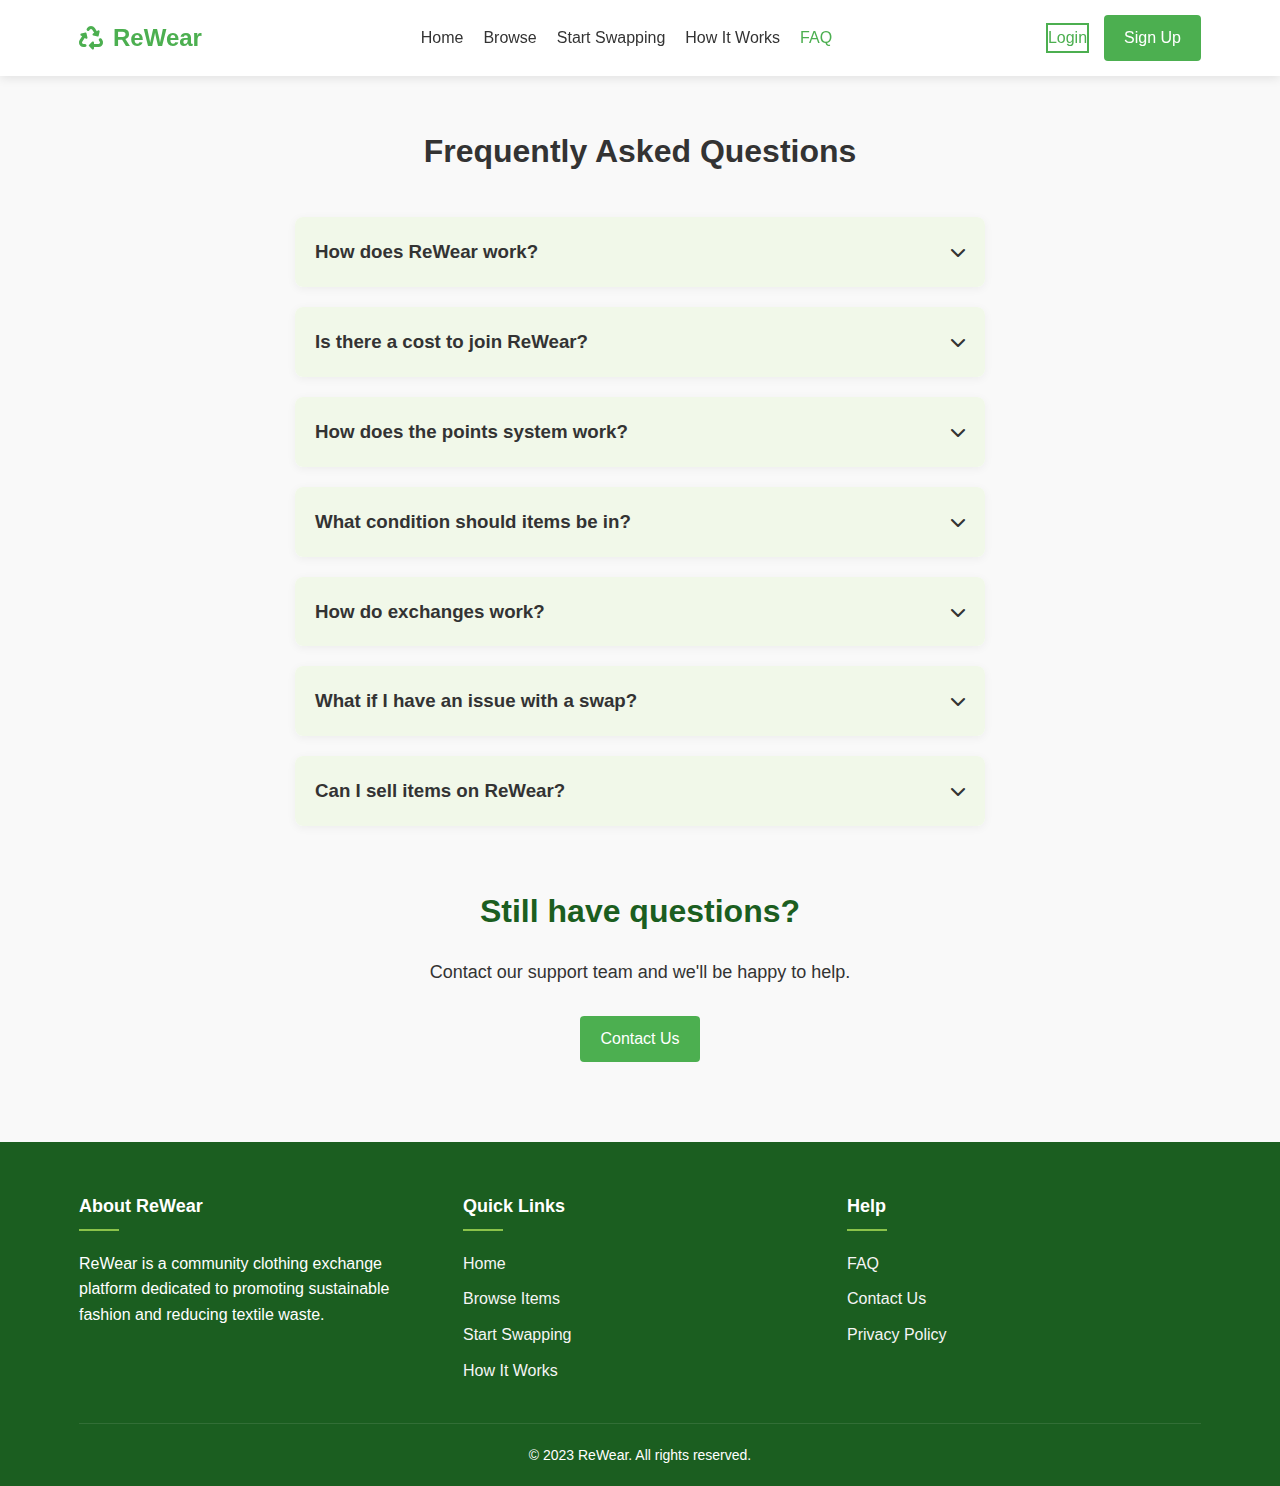
<file: faq.html>
<!DOCTYPE html>
<html lang="en">
<head>
    <meta charset="UTF-8">
    <meta name="viewport" content="width=device-width, initial-scale=1.0">
    <title>FAQ | ReWear</title>
    <link rel="stylesheet" href="https://cdnjs.cloudflare.com/ajax/libs/font-awesome/6.0.0-beta3/css/all.min.css">
    <link rel="stylesheet" href="style.css">
</head>
<body>
    <!-- Header -->
    <header>
        <div class="container">
            <nav>
                <a href="index.html" class="logo">
                    <i class="fas fa-recycle"></i>
                    ReWear
                </a>
                <ul class="nav-links">
                    <li><a href="index.html">Home</a></li>
                    <li><a href="browse.html">Browse</a></li>
                    <li><a href="start-swapping.html">Start Swapping</a></li>
                    <li><a href="how-it-works.html">How It Works</a></li>
                    <li><a href="faq.html" class="active">FAQ</a></li>
                </ul>
                <div class="user-actions">
                    <a href="login.html" class="btn-outline">Login</a>
                    <a href="signup.html" class="btn">Sign Up</a>
                </div>
            </nav>
        </div>
    </header>

    <!-- FAQ Content -->
    <section class="faq-container">
        <div class="container">
            <h1 style="text-align: center; margin-bottom: 40px;">Frequently Asked Questions</h1>
            
            <div class="faq-item">
                <div class="faq-question">
                    <h3>How does ReWear work?</h3>
                    <i class="fas fa-chevron-down"></i>
                </div>
                <div class="faq-answer">
                    <p>ReWear is a community clothing exchange platform where members can list items they no longer wear and swap them with other members. You can either arrange direct swaps (trading one item for another) or use our points system to redeem items.</p>
                </div>
            </div>
            
            <div class="faq-item">
                <div class="faq-question">
                    <h3>Is there a cost to join ReWear?</h3>
                    <i class="fas fa-chevron-down"></i>
                </div>
                <div class="faq-answer">
                    <p>No, creating an account and listing items is completely free. We may offer premium features in the future, but the basic swapping functionality will always remain free.</p>
                </div>
            </div>
            
            <div class="faq-item">
                <div class="faq-question">
                    <h3>How does the points system work?</h3>
                    <i class="fas fa-chevron-down"></i>
                </div>
                <div class="faq-answer">
                    <p>When you list an item, you assign it a point value. When another member selects your item, you earn those points. You can then use your points to redeem other items in the community. Points help facilitate swaps between items of different values.</p>
                </div>
            </div>
            
            <div class="faq-item">
                <div class="faq-question">
                    <h3>What condition should items be in?</h3>
                    <i class="fas fa-chevron-down"></i>
                </div>
                <div class="faq-answer">
                    <p>All items should be in good, wearable condition with no major flaws. We encourage listing items you would be happy to receive yourself. Items should be clean and free from odors, stains, or damage.</p>
                </div>
            </div>
            
            <div class="faq-item">
                <div class="faq-question">
                    <h3>How do exchanges work?</h3>
                    <i class="fas fa-chevron-down"></i>
                </div>
                <div class="faq-answer">
                    <p>Members can arrange to meet locally for exchanges or ship items to each other. For shipped items, we recommend using tracking and keeping records of the exchange. The platform helps facilitate communication between members to arrange the details.</p>
                </div>
            </div>
            
            <div class="faq-item">
                <div class="faq-question">
                    <h3>What if I have an issue with a swap?</h3>
                    <i class="fas fa-chevron-down"></i>
                </div>
                <div class="faq-answer">
                    <p>We encourage members to communicate directly to resolve any issues. If you're unable to resolve the issue, you can report it to our support team through the app. We may mediate disputes and take action against members who violate our community guidelines.</p>
                </div>
            </div>
            
            <div class="faq-item">
                <div class="faq-question">
                    <h3>Can I sell items on ReWear?</h3>
                    <i class="fas fa-chevron-down"></i>
                </div>
                <div class="faq-answer">
                    <p>No, ReWear is strictly for swapping and exchanging items. We do not allow cash transactions or sales through the platform. The focus is on sustainable fashion exchange rather than commerce.</p>
                </div>
            </div>
            
            <div class="cta-section" style="margin-top: 60px; text-align: center;">
                <h2>Still have questions?</h2>
                <p>Contact our support team and we'll be happy to help.</p>
                <a href="contact.html" class="btn">Contact Us</a>
            </div>
        </div>
    </section>

    <!-- Footer -->
    <footer>
        <div class="container">
            <div class="footer-content">
                <div class="footer-column">
                    <h3>About ReWear</h3>
                    <p>ReWear is a community clothing exchange platform dedicated to promoting sustainable fashion and reducing textile waste.</p>
                </div>
                <div class="footer-column">
                    <h3>Quick Links</h3>
                    <ul class="footer-links">
                        <li><a href="index.html">Home</a></li>
                        <li><a href="browse.html">Browse Items</a></li>
                        <li><a href="start-swapping.html">Start Swapping</a></li>
                        <li><a href="how-it-works.html">How It Works</a></li>
                    </ul>
                </div>
                <div class="footer-column">
                    <h3>Help</h3>
                    <ul class="footer-links">
                        <li><a href="faq.html">FAQ</a></li>
                        <li><a href="contact.html">Contact Us</a></li>
                        <li><a href="privacy.html">Privacy Policy</a></li>
                    </ul>
                </div>
            </div>
            <div class="copyright">
                <p>&copy; 2023 ReWear. All rights reserved.</p>
            </div>
        </div>
    </footer>

    <script>
        // FAQ accordion functionality
        document.addEventListener('DOMContentLoaded', function() {
            const faqQuestions = document.querySelectorAll('.faq-question');
            
            faqQuestions.forEach(question => {
                question.addEventListener('click', function() {
                    const answer = this.nextElementSibling;
                    const icon = this.querySelector('i');
                    
                    // Toggle answer visibility
                    answer.classList.toggle('show');
                    
                    // Rotate icon
                    if (answer.classList.contains('show')) {
                        icon.style.transform = 'rotate(180deg)';
                    } else {
                        icon.style.transform = 'rotate(0deg)';
                    }
                });
            });
        });
    </script>
</body>
</html>
</file>
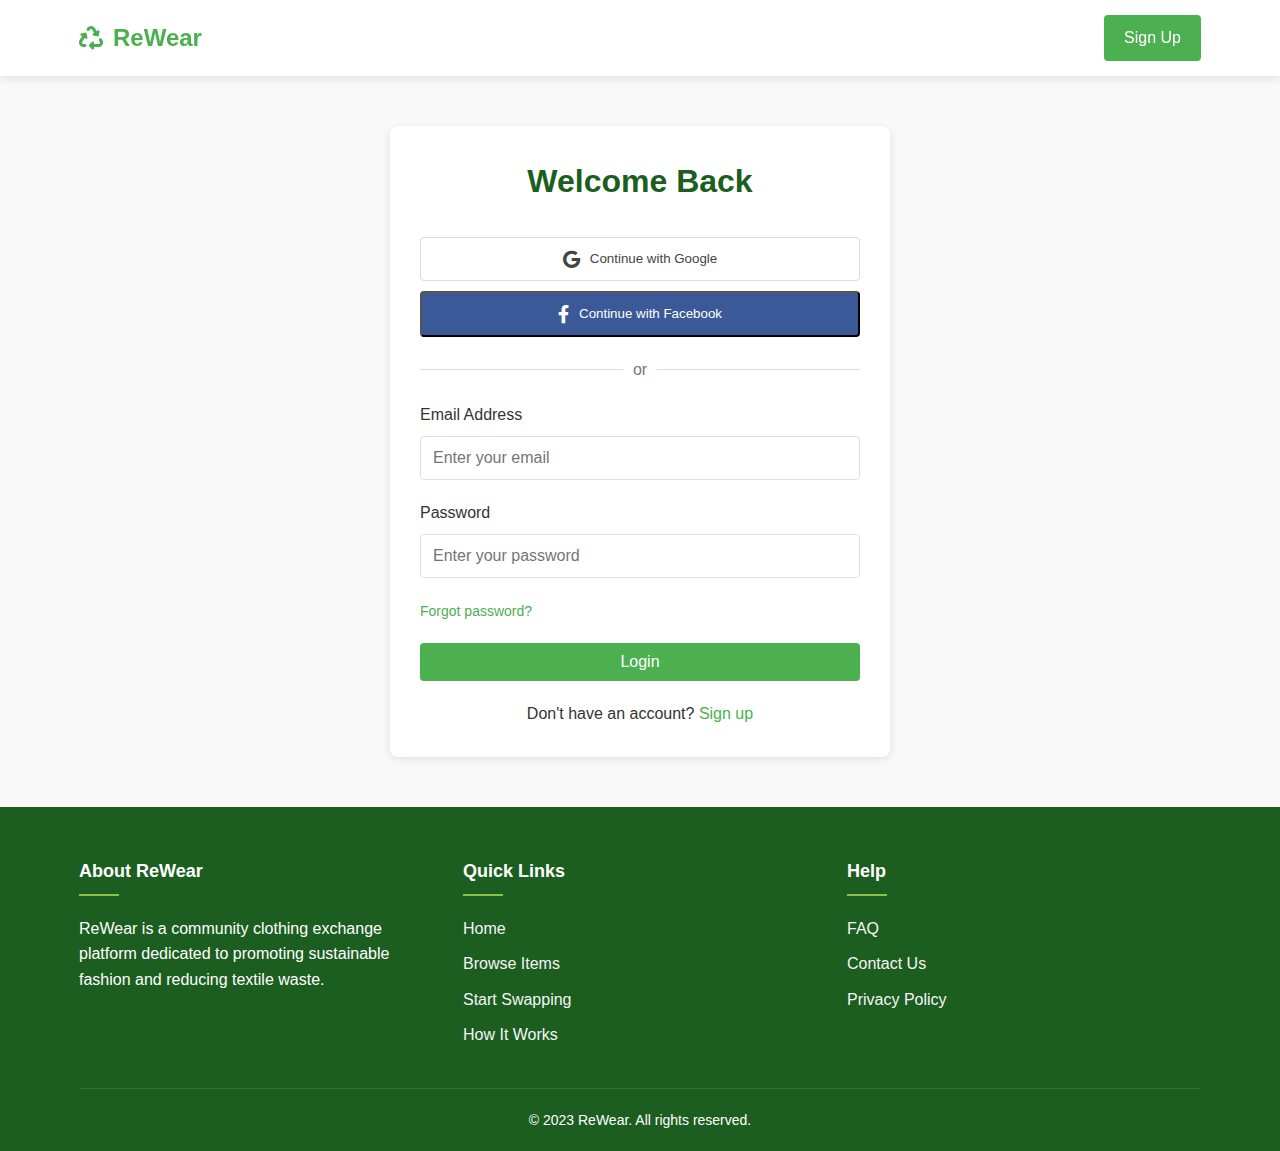
<file: login.html>
<!DOCTYPE html>
<html lang="en">
<head>
    <meta charset="UTF-8">
    <meta name="viewport" content="width=device-width, initial-scale=1.0">
    <title>Login | ReWear</title>
    <link rel="stylesheet" href="https://cdnjs.cloudflare.com/ajax/libs/font-awesome/6.0.0-beta3/css/all.min.css">
    <link rel="stylesheet" href="style.css">
</head>
<body>
    <!-- Header -->
    <header>
        <div class="container">
            <nav>
                <a href="index.html" class="logo">
                    <i class="fas fa-recycle"></i>
                    ReWear
                </a>
                <div class="user-actions">
                    <a href="signup.html" class="btn">Sign Up</a>
                </div>
            </nav>
        </div>
    </header>

    <!-- Login Form -->
    <section class="auth-container">
        <h1>Welcome Back</h1>
        
        <div class="social-login">
            <button class="social-btn google">
                <i class="fab fa-google"></i> Continue with Google
            </button>
            <button class="social-btn facebook">
                <i class="fab fa-facebook-f"></i> Continue with Facebook
            </button>
        </div>
        
        <div class="divider">or</div>
        
        <form>
            <div class="form-group">
                <label for="email">Email Address</label>
                <input type="email" id="email" class="form-control" placeholder="Enter your email">
            </div>
            <div class="form-group">
                <label for="password">Password</label>
                <input type="password" id="password" class="form-control" placeholder="Enter your password">
            </div>
            <div class="form-group">
                <a href="forgot-password.html" style="font-size: 14px;">Forgot password?</a>
            </div>
            <button type="submit" class="btn" style="width: 100%;">Login</button>
        </form>
        
        <div class="form-footer">
            <p>Don't have an account? <a href="signup.html">Sign up</a></p>
        </div>
    </section>

    <!-- Footer -->
    <footer>
        <div class="container">
            <div class="footer-content">
                <div class="footer-column">
                    <h3>About ReWear</h3>
                    <p>ReWear is a community clothing exchange platform dedicated to promoting sustainable fashion and reducing textile waste.</p>
                </div>
                <div class="footer-column">
                    <h3>Quick Links</h3>
                    <ul class="footer-links">
                        <li><a href="index.html">Home</a></li>
                        <li><a href="browse.html">Browse Items</a></li>
                        <li><a href="start-swapping.html">Start Swapping</a></li>
                        <li><a href="how-it-works.html">How It Works</a></li>
                    </ul>
                </div>
                <div class="footer-column">
                    <h3>Help</h3>
                    <ul class="footer-links">
                        <li><a href="faq.html">FAQ</a></li>
                        <li><a href="contact.html">Contact Us</a></li>
                        <li><a href="privacy.html">Privacy Policy</a></li>
                    </ul>
                </div>
            </div>
            <div class="copyright">
                <p>&copy; 2023 ReWear. All rights reserved.</p>
            </div>
        </div>
    </footer>
</body>
</html>
</file>
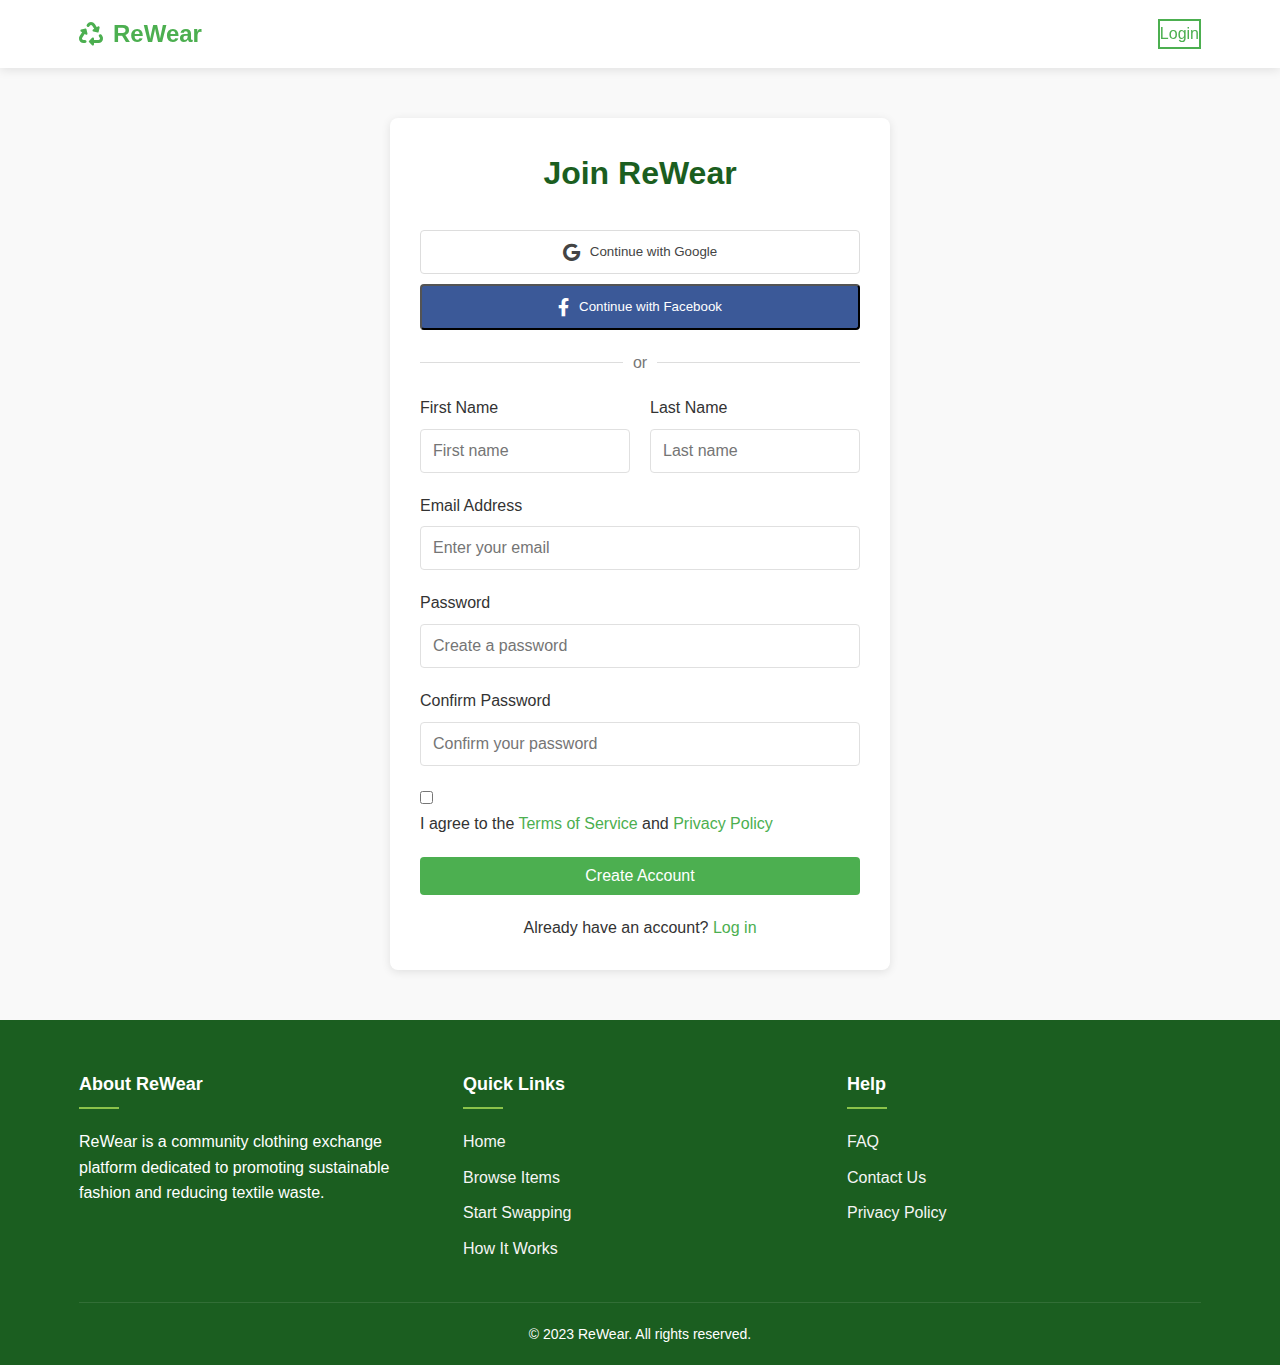
<file: signup.html>
<!DOCTYPE html>
<html lang="en">
<head>
    <meta charset="UTF-8">
    <meta name="viewport" content="width=device-width, initial-scale=1.0">
    <title>Sign Up | ReWear</title>
    <link rel="stylesheet" href="https://cdnjs.cloudflare.com/ajax/libs/font-awesome/6.0.0-beta3/css/all.min.css">
    <link rel="stylesheet" href="style.css">
</head>
<body>
    <!-- Header -->
    <header>
        <div class="container">
            <nav>
                <a href="index.html" class="logo">
                    <i class="fas fa-recycle"></i>
                    ReWear
                </a>
                <div class="user-actions">
                    <a href="login.html" class="btn-outline">Login</a>
                </div>
            </nav>
        </div>
    </header>

    <!-- Signup Form -->
    <section class="auth-container">
        <h1>Join ReWear</h1>
        
        <div class="social-login">
            <button class="social-btn google">
                <i class="fab fa-google"></i> Continue with Google
            </button>
            <button class="social-btn facebook">
                <i class="fab fa-facebook-f"></i> Continue with Facebook
            </button>
        </div>
        
        <div class="divider">or</div>
        
        <form>
            <div class="form-row">
                <div class="form-group">
                    <label for="first-name">First Name</label>
                    <input type="text" id="first-name" class="form-control" placeholder="First name">
                </div>
                <div class="form-group">
                    <label for="last-name">Last Name</label>
                    <input type="text" id="last-name" class="form-control" placeholder="Last name">
                </div>
            </div>
            <div class="form-group">
                <label for="email">Email Address</label>
                <input type="email" id="email" class="form-control" placeholder="Enter your email">
            </div>
            <div class="form-group">
                <label for="password">Password</label>
                <input type="password" id="password" class="form-control" placeholder="Create a password">
            </div>
            <div class="form-group">
                <label for="confirm-password">Confirm Password</label>
                <input type="password" id="confirm-password" class="form-control" placeholder="Confirm your password">
            </div>
            <div class="form-group">
                <input type="checkbox" id="terms">
                <label for="terms">I agree to the <a href="terms.html">Terms of Service</a> and <a href="privacy.html">Privacy Policy</a></label>
            </div>
            <button type="submit" class="btn" style="width: 100%;">Create Account</button>
        </form>
        
        <div class="form-footer">
            <p>Already have an account? <a href="login.html">Log in</a></p>
        </div>
    </section>

    <!-- Footer -->
    <footer>
        <div class="container">
            <div class="footer-content">
                <div class="footer-column">
                    <h3>About ReWear</h3>
                    <p>ReWear is a community clothing exchange platform dedicated to promoting sustainable fashion and reducing textile waste.</p>
                </div>
                <div class="footer-column">
                    <h3>Quick Links</h3>
                    <ul class="footer-links">
                        <li><a href="index.html">Home</a></li>
                        <li><a href="browse.html">Browse Items</a></li>
                        <li><a href="start-swapping.html">Start Swapping</a></li>
                        <li><a href="how-it-works.html">How It Works</a></li>
                    </ul>
                </div>
                <div class="footer-column">
                    <h3>Help</h3>
                    <ul class="footer-links">
                        <li><a href="faq.html">FAQ</a></li>
                        <li><a href="contact.html">Contact Us</a></li>
                        <li><a href="privacy.html">Privacy Policy</a></li>
                    </ul>
                </div>
            </div>
            <div class="copyright">
                <p>&copy; 2023 ReWear. All rights reserved.</p>
            </div>
        </div>
    </footer>
</body>
</html>
</file>
<file: style.css>
/* ===== Global Styles ===== */
:root {
    --primary-color: #4CAF50;
    --secondary-color: #2E7D32;
    --accent-color: #8BC34A;
    --light-color: #F1F8E9;
    --dark-color: #1B5E20;
    --text-color: #333;
    --light-text: #f5f5f5;
    --gray-color: #e0e0e0;
    --danger-color: #f44336;
}

* {
    margin: 0;
    padding: 0;
    box-sizing: border-box;
    font-family: 'Segoe UI', Tahoma, Geneva, Verdana, sans-serif;
}

body {
    background-color: #f9f9f9;
    color: var(--text-color);
    line-height: 1.6;
}

a {
    text-decoration: none;
    color: var(--primary-color);
}

.container {
    width: 90%;
    max-width: 1200px;
    margin: 0 auto;
    padding: 0 15px;
}

.btn {
    display: inline-block;
    padding: 10px 20px;
    background-color: var(--primary-color);
    color: white;
    border: none;
    border-radius: 4px;
    cursor: pointer;
    font-size: 16px;
    transition: all 0.3s ease;
}

.btn:hover {
    background-color: var(--secondary-color);
    transform: translateY(-2px);
}

.btn-outline {
    background-color: transparent;
    border: 2px solid var(--primary-color);
    color: var(--primary-color);
}

.btn-outline:hover {
    background-color: var(--primary-color);
    color: white;
}

.btn-danger {
    background-color: var(--danger-color);
}

.btn-danger:hover {
    background-color: #d32f2f;
}

/* ===== Header & Navigation ===== */
header {
    background-color: white;
    box-shadow: 0 2px 10px rgba(0, 0, 0, 0.1);
    position: sticky;
    top: 0;
    z-index: 100;
}

nav {
    display: flex;
    justify-content: space-between;
    align-items: center;
    padding: 15px 0;
}

.logo {
    font-size: 24px;
    font-weight: bold;
    color: var(--primary-color);
    display: flex;
    align-items: center;
}

.logo i {
    margin-right: 10px;
}

.nav-links {
    display: flex;
    list-style: none;
}

.nav-links li {
    margin-left: 20px;
}

.nav-links a {
    color: var(--text-color);
    font-weight: 500;
    transition: color 0.3s;
}

.nav-links a:hover,
.nav-links a.active {
    color: var(--primary-color);
}

.user-actions {
    display: flex;
    align-items: center;
}

.user-actions a {
    margin-left: 15px;
}

.user-profile {
    display: flex;
    align-items: center;
    cursor: pointer;
    position: relative;
}

.user-profile img {
    width: 40px;
    height: 40px;
    border-radius: 50%;
    margin-right: 10px;
}

.dropdown-menu {
    position: absolute;
    top: 100%;
    right: 0;
    background-color: white;
    box-shadow: 0 4px 12px rgba(0, 0, 0, 0.1);
    border-radius: 4px;
    padding: 10px 0;
    min-width: 200px;
    display: none;
}

.dropdown-menu.show {
    display: block;
}

.dropdown-menu a {
    display: block;
    padding: 10px 20px;
    color: var(--text-color);
}

.dropdown-menu a:hover {
    background-color: var(--light-color);
    color: var(--primary-color);
}

/* ===== Hero Sections ===== */
.hero {
    background: linear-gradient(rgba(0, 0, 0, 0.5), rgba(0, 0, 0, 0.5)), url('https://images.unsplash.com/photo-1489987707025-afc232f7ea0f?ixlib=rb-1.2.1&auto=format&fit=crop&w=1350&q=80');
    background-size: cover;
    background-position: center;
    color: white;
    text-align: center;
    padding: 100px 20px;
}

.hero h1 {
    font-size: 48px;
    margin-bottom: 20px;
}

.hero p {
    font-size: 20px;
    max-width: 700px;
    margin: 0 auto 30px;
}

.cta-buttons {
    display: flex;
    justify-content: center;
    gap: 20px;
}

.swap-hero {
    background: linear-gradient(rgba(0, 0, 0, 0.5), rgba(0, 0, 0, 0.5)), url('https://images.unsplash.com/photo-1489987707025-afc232f7ea0f?ixlib=rb-1.2.1&auto=format&fit=crop&w=1350&q=80');
    background-size: cover;
    background-position: center;
    color: white;
    text-align: center;
    padding: 100px 20px;
    margin-bottom: 50px;
}

.swap-hero h1 {
    font-size: 42px;
    margin-bottom: 20px;
}

.swap-hero p {
    font-size: 20px;
    max-width: 700px;
    margin: 0 auto 30px;
}

/* ===== Features & Steps ===== */
.features {
    padding: 80px 0;
    background-color: white;
}

.section-title {
    text-align: center;
    margin-bottom: 50px;
}

.section-title h2 {
    font-size: 36px;
    color: var(--dark-color);
}

.features-grid {
    display: grid;
    grid-template-columns: repeat(auto-fit, minmax(300px, 1fr));
    gap: 30px;
}

.feature-card {
    background-color: var(--light-color);
    border-radius: 8px;
    padding: 30px;
    text-align: center;
    transition: transform 0.3s;
}

.feature-card:hover {
    transform: translateY(-10px);
}

.feature-icon {
    font-size: 48px;
    color: var(--primary-color);
    margin-bottom: 20px;
}

.feature-card h3 {
    font-size: 24px;
    margin-bottom: 15px;
}

.swap-steps {
    display: grid;
    grid-template-columns: repeat(auto-fit, minmax(300px, 1fr));
    gap: 30px;
    margin-bottom: 60px;
}

.step-card {
    background-color: white;
    border-radius: 8px;
    padding: 30px;
    text-align: center;
    box-shadow: 0 2px 10px rgba(0, 0, 0, 0.05);
}

.step-number {
    display: inline-flex;
    align-items: center;
    justify-content: center;
    width: 50px;
    height: 50px;
    background-color: var(--primary-color);
    color: white;
    border-radius: 50%;
    font-size: 24px;
    font-weight: bold;
    margin-bottom: 20px;
}

/* ===== Carousel Sections ===== */
.carousel-section {
    padding: 60px 0;
    background-color: var(--light-color);
}

.carousel-container {
    position: relative;
    max-width: 1000px;
    margin: 0 auto;
    overflow: hidden;
}

.carousel {
    display: flex;
    transition: transform 0.5s ease;
}

.carousel-item {
    min-width: 100%;
    padding: 0 20px;
}

.item-card {
    background-color: white;
    border-radius: 8px;
    overflow: hidden;
    box-shadow: 0 4px 8px rgba(0, 0, 0, 0.1);
}

.item-image {
    height: 300px;
    overflow: hidden;
}

.item-image img {
    width: 100%;
    height: 100%;
    object-fit: cover;
    transition: transform 0.5s;
}

.item-card:hover .item-image img {
    transform: scale(1.05);
}

.item-info {
    padding: 20px;
}

.item-info h3 {
    margin-bottom: 10px;
}

.item-meta {
    display: flex;
    justify-content: space-between;
    margin-bottom: 15px;
    color: #666;
}

.carousel-nav {
    display: flex;
    justify-content: center;
    margin-top: 20px;
}

.carousel-dot {
    width: 12px;
    height: 12px;
    background-color: var(--gray-color);
    border-radius: 50%;
    margin: 0 5px;
    cursor: pointer;
}

.carousel-dot.active {
    background-color: var(--primary-color);
}

/* ===== Dashboard Styles ===== */
.dashboard {
    display: grid;
    grid-template-columns: 250px 1fr;
    gap: 30px;
    padding: 40px 0;
}

.sidebar {
    background-color: white;
    border-radius: 8px;
    padding: 20px;
    box-shadow: 0 2px 10px rgba(0, 0, 0, 0.05);
}

.profile-info {
    text-align: center;
    margin-bottom: 30px;
}

.profile-info img {
    width: 100px;
    height: 100px;
    border-radius: 50%;
    object-fit: cover;
    margin-bottom: 15px;
}

.points-balance {
    background-color: var(--light-color);
    padding: 15px;
    border-radius: 8px;
    text-align: center;
    margin-bottom: 20px;
}

.points-balance h3 {
    color: var(--primary-color);
    margin-bottom: 5px;
}

.points-balance p {
    font-size: 24px;
    font-weight: bold;
}

.sidebar-menu {
    list-style: none;
}

.sidebar-menu li {
    margin-bottom: 10px;
}

.sidebar-menu a {
    display: block;
    padding: 10px;
    color: var(--text-color);
    border-radius: 4px;
}

.sidebar-menu a:hover, 
.sidebar-menu a.active {
    background-color: var(--light-color);
    color: var(--primary-color);
}

.sidebar-menu i {
    margin-right: 10px;
    width: 20px;
    text-align: center;
}

.main-content {
    background-color: white;
    border-radius: 8px;
    padding: 30px;
    box-shadow: 0 2px 10px rgba(0, 0, 0, 0.05);
}

.content-header {
    display: flex;
    justify-content: space-between;
    align-items: center;
    margin-bottom: 30px;
}

.content-header h2 {
    color: var(--dark-color);
}

.items-grid {
    display: grid;
    grid-template-columns: repeat(auto-fill, minmax(250px, 1fr));
    gap: 20px;
}

.item-card-small {
    border: 1px solid var(--gray-color);
    border-radius: 8px;
    overflow: hidden;
    transition: transform 0.3s, box-shadow 0.3s;
}

.item-card-small:hover {
    transform: translateY(-5px);
    box-shadow: 0 5px 15px rgba(0, 0, 0, 0.1);
}

.item-image-small {
    height: 200px;
    overflow: hidden;
}

.item-image-small img {
    width: 100%;
    height: 100%;
    object-fit: cover;
}

.item-info-small {
    padding: 15px;
}

.item-info-small h3 {
    margin-bottom: 5px;
    font-size: 16px;
}

.item-meta-small {
    display: flex;
    justify-content: space-between;
    color: #666;
    font-size: 14px;
    margin-bottom: 10px;
}

.item-status {
    display: inline-block;
    padding: 3px 8px;
    border-radius: 4px;
    font-size: 12px;
    font-weight: bold;
}

.status-available {
    background-color: #e8f5e9;
    color: var(--primary-color);
}

.status-pending {
    background-color: #fff8e1;
    color: #ff8f00;
}

.status-completed {
    background-color: #e0f7fa;
    color: #00acc1;
}

/* ===== Item Detail Page ===== */
.item-detail {
    display: grid;
    grid-template-columns: 1fr 1fr;
    gap: 40px;
    padding: 40px 0;
}

.item-gallery {
    position: relative;
}

.main-image {
    height: 500px;
    overflow: hidden;
    border-radius: 8px;
    margin-bottom: 15px;
}

.main-image img {
    width: 100%;
    height: 100%;
    object-fit: cover;
}

.thumbnail-container {
    display: grid;
    grid-template-columns: repeat(4, 1fr);
    gap: 10px;
}

.thumbnail {
    height: 80px;
    overflow: hidden;
    border-radius: 4px;
    cursor: pointer;
}

.thumbnail img {
    width: 100%;
    height: 100%;
    object-fit: cover;
}

.item-info-detail {
    padding: 20px 0;
}

.item-info-detail h1 {
    font-size: 32px;
    margin-bottom: 15px;
    color: var(--dark-color);
}

.item-meta-detail {
    display: flex;
    gap: 20px;
    margin-bottom: 20px;
    color: #666;
}

.item-points {
    color: var(--primary-color);
    font-weight: bold;
    margin-bottom: 15px;
}

.item-description {
    margin-bottom: 30px;
    line-height: 1.8;
}

.uploader-info {
    display: flex;
    align-items: center;
    margin-bottom: 30px;
    padding: 15px;
    background-color: var(--light-color);
    border-radius: 8px;
}

.uploader-info img {
    width: 60px;
    height: 60px;
    border-radius: 50%;
    margin-right: 15px;
    object-fit: cover;
}

.action-buttons {
    display: flex;
    gap: 15px;
}

/* ===== Browse Page ===== */
.browse-header {
    background-color: var(--light-color);
    padding: 40px 0;
    margin-bottom: 40px;
}

.browse-header h1 {
    font-size: 36px;
    color: var(--dark-color);
    margin-bottom: 20px;
}

.search-filter {
    display: grid;
    grid-template-columns: 2fr 1fr;
    gap: 20px;
    margin-bottom: 30px;
}

.search-bar {
    display: flex;
}

.search-bar input {
    flex: 1;
    padding: 12px 15px;
    border: 1px solid var(--gray-color);
    border-radius: 4px 0 0 4px;
    font-size: 16px;
}

.search-bar button {
    padding: 0 20px;
    background-color: var(--primary-color);
    color: white;
    border: none;
    border-radius: 0 4px 4px 0;
    cursor: pointer;
}

.filter-dropdown {
    position: relative;
}

.filter-btn {
    width: 100%;
    padding: 12px 15px;
    background-color: white;
    border: 1px solid var(--gray-color);
    border-radius: 4px;
    text-align: left;
    cursor: pointer;
}

.filter-btn i {
    float: right;
}

.filter-options {
    position: absolute;
    top: 100%;
    left: 0;
    width: 100%;
    background-color: white;
    border: 1px solid var(--gray-color);
    border-radius: 4px;
    padding: 10px;
    margin-top: 5px;
    display: none;
    z-index: 10;
}

.filter-options.show {
    display: block;
}

.filter-group {
    margin-bottom: 15px;
}

.filter-group h4 {
    margin-bottom: 8px;
    font-size: 14px;
    color: #666;
}

.filter-checkbox {
    display: block;
    margin-bottom: 5px;
}

.filter-checkbox input {
    margin-right: 8px;
}

.pagination {
    display: flex;
    justify-content: center;
    gap: 10px;
    margin-bottom: 50px;
}

.pagination a {
    display: flex;
    align-items: center;
    justify-content: center;
    width: 40px;
    height: 40px;
    border-radius: 4px;
    background-color: white;
    color: var(--text-color);
    border: 1px solid var(--gray-color);
}

.pagination a.active, 
.pagination a:hover {
    background-color: var(--primary-color);
    color: white;
    border-color: var(--primary-color);
}

/* ===== Swap Options ===== */
.swap-options {
    display: grid;
    grid-template-columns: repeat(auto-fit, minmax(400px, 1fr));
    gap: 30px;
    margin-bottom: 60px;
}

.option-card {
    background-color: white;
    border-radius: 8px;
    overflow: hidden;
    box-shadow: 0 2px 10px rgba(0, 0, 0, 0.05);
}

.option-image {
    height: 200px;
    overflow: hidden;
}

.option-image img {
    width: 100%;
    height: 100%;
    object-fit: cover;
}

.option-content {
    padding: 30px;
}

.option-content h2 {
    color: var(--dark-color);
    margin-bottom: 15px;
}

.option-content ul {
    list-style-position: inside;
    margin-bottom: 20px;
}

.option-content li {
    margin-bottom: 8px;
}

/* ===== Testimonials ===== */
.testimonials {
    background-color: var(--light-color);
    padding: 60px 0;
    margin-bottom: 60px;
}

.testimonial-grid {
    display: grid;
    grid-template-columns: repeat(auto-fit, minmax(300px, 1fr));
    gap: 30px;
}

.testimonial-card {
    background-color: white;
    border-radius: 8px;
    padding: 30px;
    box-shadow: 0 2px 10px rgba(0, 0, 0, 0.05);
}

.testimonial-text {
    font-style: italic;
    margin-bottom: 20px;
}

.testimonial-author {
    display: flex;
    align-items: center;
}

.testimonial-author img {
    width: 50px;
    height: 50px;
    border-radius: 50%;
    margin-right: 15px;
    object-fit: cover;
}

.author-info h4 {
    margin-bottom: 5px;
}

.author-info p {
    color: #666;
    font-size: 14px;
}

/* ===== CTA Sections ===== */
.cta-section {
    text-align: center;
    margin-bottom: 80px;
}

.cta-section h2 {
    font-size: 32px;
    margin-bottom: 20px;
    color: var(--dark-color);
}

.cta-section p {
    max-width: 700px;
    margin: 0 auto 30px;
    font-size: 18px;
}

/* ===== Add Item Form ===== */
.add-item-form {
    max-width: 800px;
    margin: 40px auto;
    background-color: white;
    padding: 30px;
    border-radius: 8px;
    box-shadow: 0 2px 10px rgba(0, 0, 0, 0.1);
}

.form-group {
    margin-bottom: 20px;
}

.form-group label {
    display: block;
    margin-bottom: 8px;
    font-weight: 500;
}

.form-control {
    width: 100%;
    padding: 12px;
    border: 1px solid var(--gray-color);
    border-radius: 4px;
    font-size: 16px;
}

.form-control:focus {
    outline: none;
    border-color: var(--primary-color);
    box-shadow: 0 0 0 2px rgba(76, 175, 80, 0.2);
}

textarea.form-control {
    min-height: 120px;
    resize: vertical;
}

.image-upload {
    border: 2px dashed var(--gray-color);
    border-radius: 8px;
    padding: 30px;
    text-align: center;
    cursor: pointer;
    transition: all 0.3s;
}

.image-upload:hover {
    border-color: var(--primary-color);
    background-color: rgba(76, 175, 80, 0.05);
}

.image-upload i {
    font-size: 48px;
    color: var(--primary-color);
    margin-bottom: 15px;
}

.form-row {
    display: grid;
    grid-template-columns: repeat(auto-fit, minmax(200px, 1fr));
    gap: 20px;
}

/* ===== Admin Panel ===== */
.admin-panel {
    display: grid;
    grid-template-columns: 250px 1fr;
    gap: 30px;
    padding: 40px 0;
}

.admin-content {
    background-color: white;
    border-radius: 8px;
    padding: 30px;
    box-shadow: 0 2px 10px rgba(0, 0, 0, 0.05);
}

.admin-table {
    width: 100%;
    border-collapse: collapse;
    margin-top: 20px;
}

.admin-table th, 
.admin-table td {
    padding: 12px 15px;
    text-align: left;
    border-bottom: 1px solid var(--gray-color);
}

.admin-table th {
    background-color: var(--light-color);
    color: var(--dark-color);
}

.admin-table tr:hover {
    background-color: #f5f5f5;
}

.action-buttons-small {
    display: flex;
    gap: 5px;
}

.action-buttons-small .btn {
    padding: 5px 10px;
    font-size: 14px;
}

/* ===== Auth Pages ===== */
.auth-container {
    max-width: 500px;
    margin: 50px auto;
    padding: 30px;
    background-color: white;
    border-radius: 8px;
    box-shadow: 0 2px 10px rgba(0, 0, 0, 0.1);
}

.auth-container h1 {
    text-align: center;
    margin-bottom: 30px;
    color: var(--dark-color);
}

.social-login {
    display: flex;
    flex-direction: column;
    gap: 10px;
    margin-bottom: 20px;
}

.social-btn {
    display: flex;
    align-items: center;
    justify-content: center;
    padding: 12px;
    border-radius: 4px;
    font-weight: 500;
}

.social-btn i {
    margin-right: 10px;
    font-size: 18px;
}

.social-btn.google {
    background-color: #fff;
    border: 1px solid #ddd;
    color: #444;
}

.social-btn.facebook {
    background-color: #3b5998;
    color: white;
}

.divider {
    display: flex;
    align-items: center;
    margin: 20px 0;
    color: #777;
}

.divider::before, 
.divider::after {
    content: "";
    flex: 1;
    border-bottom: 1px solid #ddd;
}

.divider::before {
    margin-right: 10px;
}

.divider::after {
    margin-left: 10px;
}

.form-footer {
    text-align: center;
    margin-top: 20px;
}

/* ===== FAQ Page ===== */
.faq-container {
    max-width: 800px;
    margin: 50px auto;
}

.faq-item {
    margin-bottom: 20px;
    background-color: white;
    border-radius: 8px;
    overflow: hidden;
    box-shadow: 0 2px 10px rgba(0, 0, 0, 0.05);
}

.faq-question {
    padding: 20px;
    background-color: var(--light-color);
    cursor: pointer;
    display: flex;
    justify-content: space-between;
    align-items: center;
}

.faq-answer {
    padding: 0 20px;
    max-height: 0;
    overflow: hidden;
    transition: max-height 0.3s ease, padding 0.3s ease;
}

.faq-answer.show {
    padding: 20px;
    max-height: 500px;
}

/* ===== Contact Page ===== */
.contact-container {
    max-width: 800px;
    margin: 50px auto;
    display: grid;
    grid-template-columns: 1fr 1fr;
    gap: 30px;
}

.contact-info {
    background-color: white;
    padding: 30px;
    border-radius: 8px;
    box-shadow: 0 2px 10px rgba(0, 0, 0, 0.05);
}

.contact-info h3 {
    margin-bottom: 20px;
    color: var(--dark-color);
}

.contact-method {
    display: flex;
    align-items: center;
    margin-bottom: 15px;
}

.contact-method i {
    width: 40px;
    height: 40px;
    display: flex;
    align-items: center;
    justify-content: center;
    background-color: var(--light-color);
    color: var(--primary-color);
    border-radius: 50%;
    margin-right: 15px;
}

/* ===== Footer ===== */
footer {
    background-color: var(--dark-color);
    color: white;
    padding: 50px 0 20px;
}

.footer-content {
    display: grid;
    grid-template-columns: repeat(auto-fit, minmax(200px, 1fr));
    gap: 30px;
    margin-bottom: 30px;
}

.footer-column h3 {
    font-size: 18px;
    margin-bottom: 20px;
    position: relative;
    padding-bottom: 10px;
}

.footer-column h3::after {
    content: '';
    position: absolute;
    left: 0;
    bottom: 0;
    width: 40px;
    height: 2px;
    background-color: var(--accent-color);
}

.footer-links {
    list-style: none;
}

.footer-links li {
    margin-bottom: 10px;
}

.footer-links a {
    color: var(--light-text);
    transition: color 0.3s;
}

.footer-links a:hover {
    color: var(--accent-color);
}

.social-links {
    display: flex;
    gap: 15px;
    margin-top: 20px;
}

.social-links a {
    display: flex;
    align-items: center;
    justify-content: center;
    width: 40px;
    height: 40px;
    background-color: rgba(255, 255, 255, 0.1);
    border-radius: 50%;
    color: white;
    transition: all 0.3s;
}

.social-links a:hover {
    background-color: var(--accent-color);
    transform: translateY(-3px);
}

.copyright {
    text-align: center;
    padding-top: 20px;
    border-top: 1px solid rgba(255, 255, 255, 0.1);
    font-size: 14px;
}

/* ===== Responsive Styles ===== */
@media (max-width: 992px) {
    .dashboard, 
    .admin-panel, 
    .contact-container {
        grid-template-columns: 1fr;
    }

    .sidebar {
        margin-bottom: 30px;
    }

    .item-detail {
        grid-template-columns: 1fr;
        gap: 20px;
    }

    .main-image {
        height: 400px;
    }
}

@media (max-width: 768px) {
    .nav-links {
        display: none;
    }

    .hero h1, 
    .swap-hero h1 {
        font-size: 36px;
    }

    .hero p, 
    .swap-hero p {
        font-size: 18px;
    }

    .cta-buttons {
        flex-direction: column;
        gap: 10px;
    }

    .btn {
        width: 100%;
    }

    .form-row, 
    .search-filter {
        grid-template-columns: 1fr;
    }

    .option-card {
        grid-template-columns: 1fr;
    }
}

@media (max-width: 576px) {
    .hero, 
    .swap-hero {
        padding: 60px 20px;
    }

    .main-image {
        height: 300px;
    }

    .action-buttons {
        flex-direction: column;
    }

    .add-item-form, 
    .auth-container {
        padding: 20px;
    }
}
</file>
